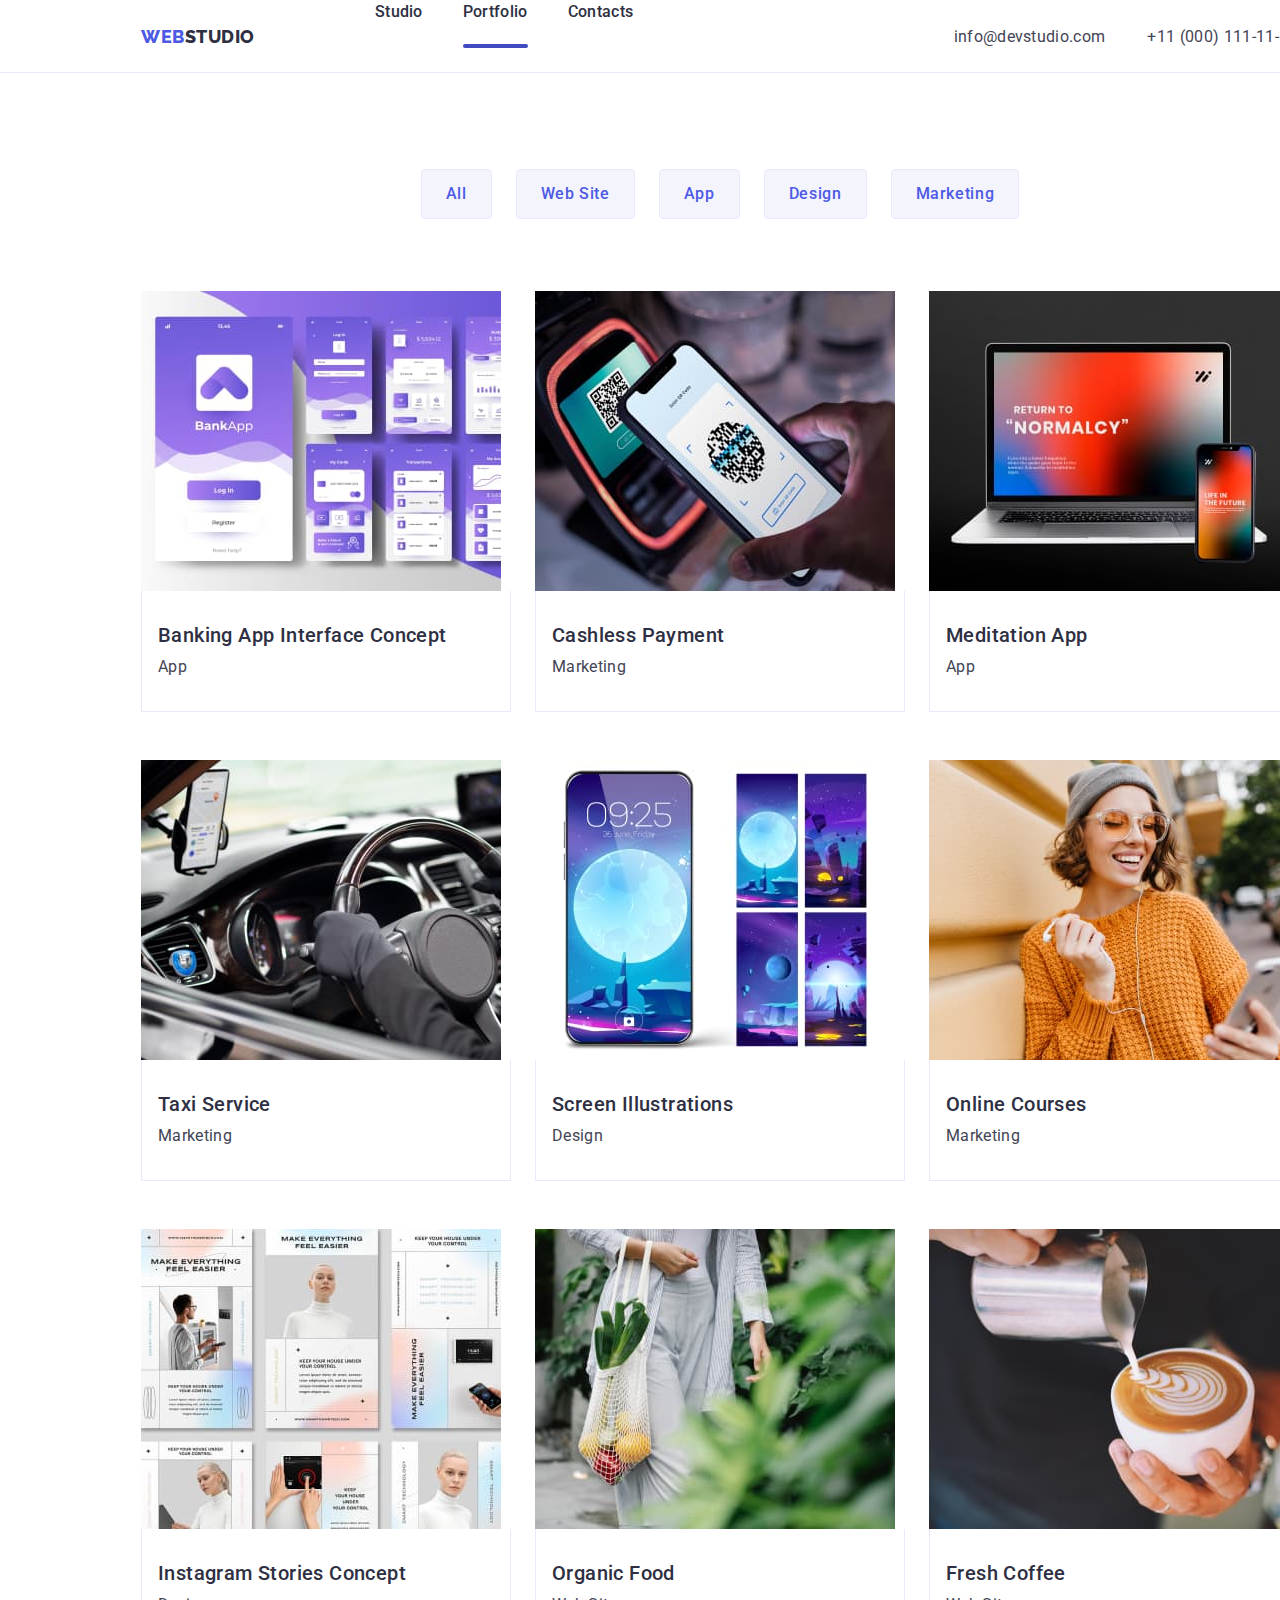
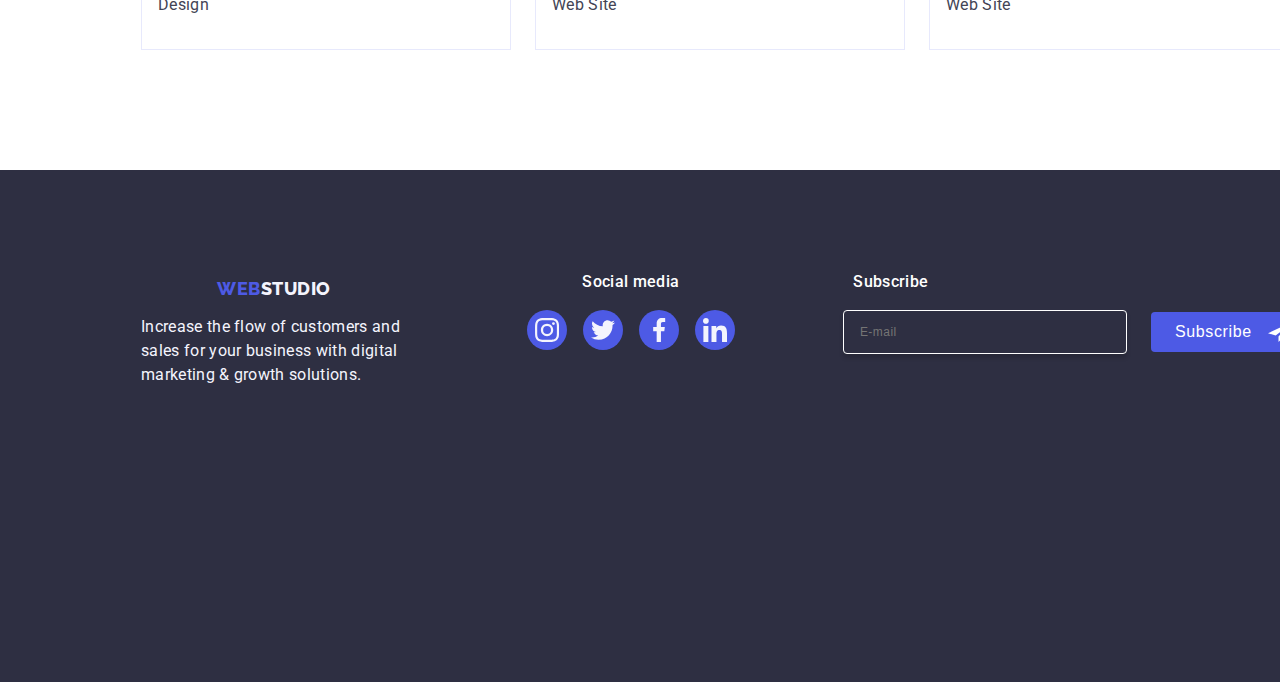
<file: portfolio.html>
<!DOCTYPE html>
<html lang="en">
  <head>
    <meta charset="UTF-8" />
    <meta http-equiv="X-UA-Compatible" content="IE=edge" />
    <meta name="viewport" content="width=device-width, initial-scale=1.0" />
    <link rel="preconnect" href="https://fonts.googleapis.com" />
    <link rel="preconnect" href="https://fonts.gstatic.com" crossorigin />
    <link
      href="https://fonts.googleapis.com/css2?family=Raleway:wght@800&family=Roboto:wght@400;500;700;900&display=swap"
      rel="stylesheet"
    />
    <link
      rel="stylesheet"
      href="https://cdnjs.cloudflare.com/ajax/libs/modern-normalize/2.0.0/modern-normalize.min.css"
      integrity="sha512-4xo8blKMVCiXpTaLzQSLSw3KFOVPWhm/TRtuPVc4WG6kUgjH6J03IBuG7JZPkcWMxJ5huwaBpOpnwYElP/m6wg=="
      crossorigin="anonymous"
      referrerpolicy="no-referrer"
    />
    <link href="css/styles.css" rel="stylesheet" />
    <title>Portfolio</title>
  </head>
  <body class="main-page">
    <header class="top-line">
      <div class="top-link-div container">
        <nav class="nav-header">
          <a class="logo-web" href="./index.html"
            >WEB<span class="logo-studio">STUDIO</span></a
          >
          <ul class="menu-nav-menu">
            <li><a class="link-menu" href="./index.html">Studio</a></li>
            <li>
              <a class="link-menu line" href="./portfolio.html">Portfolio</a>
            </li>
            <li><a class="link-menu link-last" href="#">Contacts</a></li>
          </ul>
        </nav>
        <address class="address-header">
          <ul class="menu-nav-contact">
            <li>
              <a class="link-contact" href="mailto:info@devstudio.com"
                >info@devstudio.com</a
              >
            </li>
            <li>
              <a class="link-contact" href="tel:+11(000)111-11-11"
                >+11 (000) 111-11-11</a
              >
            </li>
          </ul>
        </address>
      </div>
    </header>
    <main>
      <section class="portfolio-section">
        <div class="container">
          <h1 class="visually-hidden">random text</h1>
          <ul class="portfolio-button-list">
            <li>
              <button class="portfolio-button" type="button">All</button>
            </li>
            <li>
              <button class="portfolio-button" type="button">Web Site</button>
            </li>
            <li>
              <button class="portfolio-button" type="button">App</button>
            </li>
            <li>
              <button class="portfolio-button" type="button">Design</button>
            </li>
            <li>
              <button class="portfolio-button" type="button">Marketing</button>
            </li>
          </ul>
          <ul class="project-row">
            <li class="portfolio-card">
              <a class="portfolio-shadow" href="#">
                <div class="portflio-img-overlay">
                  <img
                    src="images/portfolio1.jpg"
                    width="360"
                    alt="Banking App Iterface Concept"
                    height="300"
                  />
                  <div class="portfolio-overlay">
                    <p class="overlay-paragraph">
                      14 Stylish and User-Friendly App Design Concepts · Task
                      Manager App · Calorie Tracker App · Exotic Fruit Ecommerce
                      App · Cloud Storage App
                    </p>
                  </div>
                </div>
                <div class="portfolio-link">
                  <h3 class="portfolio-card-header">
                    Banking App Interface Concept
                  </h3>
                  <p class="project-card-p">App</p>
                </div>
              </a>
            </li>
            <li class="portfolio-card">
              <a class="portfolio-shadow" href="#">
                <div class="portflio-img-overlay">
                  <img
                    src="images/portfolio2.jpg"
                    width="360"
                    alt="Banking App Iterface Concept"
                    height="300"
                  />
                  <div class="portfolio-overlay">
                    <p class="overlay-paragraph">
                      14 Stylish and User-Friendly App Design Concepts · Task
                      Manager App · Calorie Tracker App · Exotic Fruit Ecommerce
                      App · Cloud Storage App
                    </p>
                  </div>
                </div>
                <div class="portfolio-link">
                  <h3 class="portfolio-card-header">Cashless Payment</h3>
                  <p class="project-card-p">Marketing</p>
                </div>
              </a>
            </li>
            <li class="portfolio-card">
              <a class="portfolio-shadow" href="#">
                <div class="portflio-img-overlay">
                  <img
                    src="images/portfolio3.jpg"
                    width="360"
                    alt="Banking App Iterface Concept"
                    height="300"
                  />
                  <div class="portfolio-overlay">
                    <p class="overlay-paragraph">
                      14 Stylish and User-Friendly App Design Concepts · Task
                      Manager App · Calorie Tracker App · Exotic Fruit Ecommerce
                      App · Cloud Storage App
                    </p>
                  </div>
                </div>
                <div class="portfolio-link">
                  <h3 class="portfolio-card-header">Meditation App</h3>
                  <p class="project-card-p">App</p>
                </div>
              </a>
            </li>
            <li class="portfolio-card">
              <a class="portfolio-shadow" href="#">
                <div class="portflio-img-overlay">
                  <img
                    src="images/portfolio4.jpg"
                    width="360"
                    alt="Banking App Iterface Concept"
                    height="300"
                  />
                  <div class="portfolio-overlay">
                    <p class="overlay-paragraph">
                      14 Stylish and User-Friendly App Design Concepts · Task
                      Manager App · Calorie Tracker App · Exotic Fruit Ecommerce
                      App · Cloud Storage App
                    </p>
                  </div>
                </div>
                <div class="portfolio-link">
                  <h3 class="portfolio-card-header">Taxi Service</h3>
                  <p class="project-card-p">Marketing</p>
                </div>
              </a>
            </li>
            <li class="portfolio-card">
              <a class="portfolio-shadow" href="#">
                <div class="portflio-img-overlay">
                  <img
                    src="images/portfolio5.jpg"
                    width="360"
                    alt="Banking App Iterface Concept"
                    height="300"
                  />
                  <div class="portfolio-overlay">
                    <p class="overlay-paragraph">
                      14 Stylish and User-Friendly App Design Concepts · Task
                      Manager App · Calorie Tracker App · Exotic Fruit Ecommerce
                      App · Cloud Storage App
                    </p>
                  </div>
                </div>
                <div class="portfolio-link">
                  <h3 class="portfolio-card-header">Screen Illustrations</h3>
                  <p class="project-card-p">Design</p>
                </div>
              </a>
            </li>
            <li class="portfolio-card">
              <a class="portfolio-shadow" href="#">
                <div class="portflio-img-overlay">
                  <img
                    src="images/portfolio6.jpg"
                    width="360"
                    alt="Banking App Iterface Concept"
                    height="300"
                  />
                  <div class="portfolio-overlay">
                    <p class="overlay-paragraph">
                      14 Stylish and User-Friendly App Design Concepts · Task
                      Manager App · Calorie Tracker App · Exotic Fruit Ecommerce
                      App · Cloud Storage App
                    </p>
                  </div>
                </div>
                <div class="portfolio-link">
                  <h3 class="portfolio-card-header">Online Courses</h3>
                  <p class="project-card-p">Marketing</p>
                </div>
              </a>
            </li>
            <li class="portfolio-card">
              <a class="portfolio-shadow" href="#">
                <div class="portflio-img-overlay">
                  <img
                    src="images/portfolio7.jpg"
                    width="360"
                    alt="Banking App Iterface Concept"
                    height="300"
                  />
                  <div class="portfolio-overlay">
                    <p class="overlay-paragraph">
                      14 Stylish and User-Friendly App Design Concepts · Task
                      Manager App · Calorie Tracker App · Exotic Fruit Ecommerce
                      App · Cloud Storage App
                    </p>
                  </div>
                </div>
                <div class="portfolio-link">
                  <h3 class="portfolio-card-header">
                    Instagram Stories Concept
                  </h3>
                  <p class="project-card-p">Design</p>
                </div>
              </a>
            </li>
            <li class="portfolio-card">
              <a class="portfolio-shadow" href="#">
                <div class="portflio-img-overlay">
                  <img
                    src="images/portfolio8.jpg"
                    width="360"
                    alt="Banking App Iterface Concept"
                    height="300"
                  />
                  <div class="portfolio-overlay">
                    <p class="overlay-paragraph">
                      14 Stylish and User-Friendly App Design Concepts · Task
                      Manager App · Calorie Tracker App · Exotic Fruit Ecommerce
                      App · Cloud Storage App
                    </p>
                  </div>
                </div>
                <div class="portfolio-link">
                  <h3 class="portfolio-card-header">Organic Food</h3>
                  <p class="project-card-p">Web Site</p>
                </div>
              </a>
            </li>
            <li class="portfolio-card">
              <a class="portfolio-shadow" href="#">
                <div class="portflio-img-overlay">
                  <img
                    src="images/portfolio9.jpg"
                    width="360"
                    alt="Banking App Iterface Concept"
                    height="300"
                  />
                  <div class="portfolio-overlay">
                    <p class="overlay-paragraph">
                      14 Stylish and User-Friendly App Design Concepts · Task
                      Manager App · Calorie Tracker App · Exotic Fruit Ecommerce
                      App · Cloud Storage App
                    </p>
                  </div>
                </div>
                <div class="portfolio-link">
                  <h3 class="portfolio-card-header">Fresh Coffee</h3>
                  <p class="project-card-p">Web Site</p>
                </div>
              </a>
            </li>
          </ul>
        </div>
      </section>
    </main>
    <footer class="footer">
      <div class="container footer-wrap">
        <div class="wrap-wrap">
          <a class="logo-web-footer" href="./index.html"
            >WEB<span class="logo-studio-footer">STUDIO</span></a
          >
          <p class="footer-paragraph">
            Increase the flow of customers and sales for your business with
            digital marketing & growth solutions.
          </p>
        </div>
        <div class="social-media-footer">
          <p class="social-media-footer-paragraph">Social media</p>
          <ul class="trailing-icons-footer">
            <li class="icon-ellipse">
              <a class="team-card-icon-div-footer" href="#">
                <svg class="team-card-icon-footer">
                  <use href="./images/icons.svg#icon-instagram-2"></use>
                </svg>
              </a>
            </li>
            <li class="icon-ellipse">
              <a class="team-card-icon-div-footer" href="#">
                <svg class="team-card-icon-footer">
                  <use href="./images/icons.svg#icon-twitter-1"></use>
                </svg>
              </a>
            </li>
            <li class="icon-ellipse">
              <a class="team-card-icon-div-footer" href="#">
                <svg class="team-card-icon-footer">
                  <use href="./images/icons.svg#icon-facebook-1"></use>
                </svg>
              </a>
            </li>
            <li class="icon-ellipse">
              <a class="team-card-icon-div-footer" href="#">
                <svg class="team-card-icon-footer">
                  <use href="./images/icons.svg#icon-linkedin-1"></use>
                </svg>
              </a>
            </li>
          </ul>
        </div>
         <div class="footer-form">
          	<form class="footer-subscribe">
						
            	 <label class="footer-subscribe-lable" for="subscribe-button">
              		Subscribe
              		
                			<input id="subscribe-button" class="footer-input-subscribe"	type="email"  name="Subscribe"  placeholder="E-mail"/>                		
					 	   </label>
							<div class="to-move-button" role="group" aria-labelledby="Subscribe-wrapper">
							 <button class="footer-button-subscribe" type="submit" id="Subscribe-wrapper"> Subscribe
                	<svg class="subscribe-svg">
                    <use href="./images/icons.svg#icon-Frame-3"></use>		
                  </svg>				
               </button>
							</div>
           </form>
        </div>
      </div>
    </footer>
  </body>
</html>
</file>
<file: css/styles.css>
body {
  font-family: "Roboto";
  color: var(--text);
  font-size: 16px;
  line-height: 1.5;
  letter-spacing: 0.02em;
  background-color: var(--wite-background);
  width: 428px;
   margin: auto;
}
@media (min-width: 768px) {
  body {
    width: 768px;
    margin: auto;
      }
}
@media (min-width: 1200px) {
  body {
    width: 1440px;
    margin: auto;
      }
}

h1,
h2,
h3,
h4,
h5,
h6,
p {
  margin: 0;
}
img {
  display: block;
  max-width: 100%;
  height: auto;
}
button {
  cursor: pointer;
  border: none;
  border-radius: 4px;
}
ul,
ol {
  list-style: none;
  margin: 0;
  padding-left: 0px;
}
menu {
  list-style: none;
}
a {
  text-decoration: none;
}



:root {
  --primary-brand: #4d5ae5;
  --pressed-brand: #404bbf;
  --text: #434455;
  --dark-background: #2e2f42;
  --hero-background: #8e8f99;
  --wite-background: #fff;
  --light-background: #f4f4fd;
  --accent: #e7e9fc;
  --success: #31d0aa;
  --dairy: #fcfcfc;
}
.container  {
  width: 428px;
    padding: 0 16px;
    margin: 0 auto;
    overflow-x: hidden;
}
@media (min-width: 768px) {
  .container {
    width: 768px;
  }
}
@media (min-width: 1200px) {
  .container {
    width: 1158px;
    padding: 0 15px;
    margin: 0 auto;
  }
}

.section {
  padding-top: 120px;
  padding-bottom: 120px;
}

ul {
  list-style: none;
  margin: 0;
  padding: 0;
}
.logo-web {
  color: #4d5ae5;
  font-family: "Raleway";
  font-size: 18px;
  font-weight: 800;
  line-height: 21px;
  letter-spacing: 0.03em;
  text-align: left;
  display: inline-flex;
  align-items: center;
  flex-shrink: 0;
  margin-right: 76px;
}

@media (min-width: 768px) {
  .logo-web {
    margin-right: 120px;
  }
}

.logo-studio {
  color: #2e2f42;
}
.menu-nav-menu {
  display: none;
  margin: 0;
  padding: 24px 0;
  gap: 40px;
}
@media (min-width: 768px) {
  .menu-nav-menu {
    margin: 0;
    padding: 24px 0;
    gap: 40px;
    display:flex;
    height: 72px;
  }
}
      
.menu-nav-hamburger {
    display: inline-flex;
  	flex-Direction: column;
  	align-Items: flex-start;
  	margin-top:48px;
    height: 200px;
    margin-bottom: 284px;
    }
.menu-nav-hamburger a:visited {
      color: #2E2F42;
    }

.menu-nav-hamburger a:visited:hover, 
.menu-nav-hamburger a:visited:focus{
  color: var(--pressed-brand);
 
}

.hamburger-menu-contacts {  
  	color:  #2E2F42;
  	font-Family: Roboto;
  	font-Size: 36px;
  	font-Style: normal;
  	font-Weight: 700;
  	line-Height: 40px;
  	letter-Spacing: 0.72px;
  	text-Transform: capitalize;
    margin-bottom: 40px;
}
.hamburger-contacts {
  margin-top:284px ;
}
.hamburger-phone {
   	color:  #4D5AE5;
  	font-Family: Roboto;
  	font-Size: 36px;
  	font-Style: normal;
  	font-Weight: 700;
  	line-Height: 40px;
  	letter-Spacing: 0.72px;
  	text-Transform: capitalize;
    text-align: center;
}
.hamburger-trailing-wrap {
  margin-top: 48px;
  display: flex;
  gap: 56px;
}
.address-header {
  margin-top: 14px;
}
@media (min-width: 1200px) {
  .address-header {
    margin-left: auto;
    
  }
}
.hamburger-email {
    	color:#434455;
  	font-Family: Roboto;
  	font-Size: 20px;
  	font-Style: normal;
  	font-Weight: 500;
  	line-Height: 24px;
  	letter-Spacing: 0.4px;
}
.hamburger-email-li {
  margin-top: 40px;
}
    .modal-close-hamburger {
      width: 24px;
      height: 24px;
      border-radius: 50%;
      position: absolute;
      top: 10px;
      right: 10px;
      background-color: var(--accent, #e7e9fc);
      stroke-width: 1px;
      stroke: rgba(0, 0, 0, 0.1);
      margin: 8px;
      padding: 8px;
    }
.hamburger {
  width: 32px;
  height: 22px;
  stroke: #2E2F42;
  	}
.hamburger-menu {
  position: fixed;
  top: 0;
  left: 0;
  width: 100vw;
  height: 100vh;
  padding: 32px;
  background-color: #FFF;
  z-index: 999;
  transform: translateX(100%);
  transition: transform 250ms ease-in-out;
}
@media (min-width: 1200px) {
  .hamburger-menu {
    display: none;
  }
}
.hamburger-menu.is-open {
  transform: translateX(0);
}
.link-menu {
  padding: 24px 0;
}
.menu-nav-menu .link-menu {
  color: #2e2f42;
  font-weight: 500;
}

.menu-nav-contact .link-contact {
  color: #434455;
  font-weight: 400;
  font-style: normal;
}
@media (min-width: 768px) {
  .link-contact {
      width: 118px;
      height: 14px;
      flex-Shrink: 0;
      color: #434455;
      font-Family: Roboto;
      font-Size: 12px;
      font-Style: normal;
      font-Weight: 400;
      line-Height: 14px;
      letter-Spacing: 0.48px;
    }
}
@media (min-width: 1200px) {
  .link-contact {
      display: flex;
      width: 153px;
      height: 24px;
      justify-Content: center;
      align-Items: center;
      flex-Shrink: 0;
      font-family: "Roboto";
      color: var(--text);
      font-size: 16px;
      line-height: 1.5;
      letter-spacing: 0.02em;
      }
}
.link-last {
  margin-right: 0;
}
.menu-nav-contact {
    gap: 40px;
    display: none;
}
@media (min-width: 1200px){
  .menu-nav-contact {
    display: flex;
    gap: 40px;
    flex-direction: unset;
    margin-bottom: 13px;
  }
}
@media (min-width: 768px) and (max-width:1199px) {
  .menu-nav-contact {
    flex-direction: column;
    gap: 0;
    margin-top: 16px;
    display: unset;
  }
}
@media (min-width: 1200px) {
  .section-one{
    display: flex;
    gap: 24px;
    flex-shrink: 0;
    justify-content:center;
  }
}
@media (min-width: 1200px) {
  .section-one-feature {
    width: calc((100% - 72px) / 4);
  }
}
.menu-nav-contact-show {
  display: unset;
  gap: 40px;
}
@media (min-width: 768px) {
  .menu-nav-contact-show {
    flex-direction: column;
    gap: 0;
    margin-top: 16px;
    display: none;
  }
}


.menu-nav-menu .link-menu:hover,
.menu-nav-menu .link-menu:focus {
  color: #404bbf;
  transition-duration: 250ms;
  transition-timing-function: linear;
  transition: (0.4, 0, 0.2, 1);
}
.menu-nav-contact .link-contact:hover,
.menu-nav-contact .link-contact:focus {
  color: #404bbf;
  transition-duration: 250ms;
  transition-timing-function: linear;
  transition: (0.4, 0, 0.2, 1);
}
.visually-hidden {
  position: absolute;
  width: 1px;
  height: 1px;
  padding: 0;
  margin: -1px;
  overflow: hidden;
  clip: rect(0, 0, 0, 0);
  white-space: nowrap;
  border: 0;
}
.hero-image {
  background-color: #2e2f42;
  padding: 112px 0;
  background: linear-gradient(rgba(46, 47, 66, 0.8), rgba(46, 47, 66, 0.8)),
    url(../images/studio-background.jpg);
  background-repeat: no-repeat;
  background-position: center;
  background-size: cover;
  max-width: 480px;
  height: 432px;
  margin: 0 auto;
}
@media (min-width: 768px) {
  .hero-image {
     height: 436px;
     background-color: #2e2f42;
     padding: 112px 0;
     background: linear-gradient(rgba(46, 47, 66, 0.8), rgba(46, 47, 66, 0.8)),
     url(../images/studio-background.jpg);
     background-repeat: no-repeat;
     background-position: center;
     background-size: cover;
     max-width: 100em;
     height: 432px;
     margin: 0 auto;
  }
}
@media (min-device-pixel-ratio: 2),
  (-webkit-min-device-pixel-ratio: 2),
  (min-resolution: 192dpi),
  (min-resolution: 2dppx) {
  .hero-image {
    background-image: url(../images/studio-backgroundx2.jpg);
  }
}
@media (min-width: 1200px) {
  .hero-image {
    height: 600px;
    padding: 188px 0;
  }
}


.section-title {
  width: 320px;
  color: var(--white, #FFF);
  text-Align: center;
  font-Family: Roboto;
  font-Size: 36px;
  font-Style: normal;
  font-Weight: 700;
  line-Height: 40px;
  letter-Spacing: 0.72px;
  text-Transform: capitalize; 
  margin: auto 38px 72px 38px;
}
@media (min-width: 768px) {
  .section-title {
     width: 496px;
      color: #FFF;
      text-Align: center;
      font-Family: Roboto;
      font-Size: 56px;
      font-Style: normal;
      font-Weight: 700;
      line-Height: 60px;
      letter-Spacing: 1.12px;
      margin: auto 136px 36px 136px;
    }
}
@media (min-width: 1200px) {
  .section-title {
    margin: 0 auto;
    margin-bottom: 48px;
    
  }
}

.order-button {
  color: #ffffff;
  border-radius: 4px;
  box-shadow: 0px 4px 4px 0px rgba(0, 0, 0, 0.15);
  cursor: pointer;
  font-family: Roboto;
  font-size: 16px;
  font-style: normal;
  font-weight: 500;
  line-height: 24px;
  letter-spacing: 0.64px;
  border-radius: 4px;
  background: var(--iris, #4d5ae5);
  display: inline-flex;
  padding: 16px 32px;
  display: block;
  margin: 0 auto;
  min-width: 169px;
  height: 56px;
  border: none;
}
.order-button:hover,
.order-button:focus {
  background: #404bbf;
  transition-duration: 250ms;
  transition-timing-function: linear;
  transition: (0.4, 0, 0.2, 1);
}
.section-one-feature {
  width: auto;
}
@media (min-width: 768px) {
  .section-one-feature {
    width: 356px;
  height: 120px;
}
  }

.section-one {
  display: inline-flex;
  flex-Direction: column;
  align-Items: flex-start;
  gap: 72px; 
  width: auto;
  height: auto;
} 
@media (min-width: 768px) {
  .section-one {
  display: inline-flex;
  flex-wrap: wrap;
  align-Items: flex-start;
  gap: 72px;
  width: auto;
  height: auto;
  row-gap: 72px;
  column-gap: 24px;
  flex-direction: unset;
  }
}
@media (min-width: 1200px) {
  .section-one-feature {
  height: auto;
  width: calc((100% - 72px) / 4);
  }
}
@media (min-width: 1200px) {
  .section-one {
    display: flex;
    gap: 24px;
    flex-shrink: 0;
    justify-content: center;
  }
}

.section-one-featur-last {
  margin-right: 0;
}
.section-subtitle {
  color: var(--dark-background);
  align-Self: "stretch";
  text-Align: center;
  font-Family: Roboto;
  font-Size: 36px;
  font-Style:normal;
  font-Weight: 700;
  line-Height: 40px ;
  letter-Spacing: 0.72px;
  text-Transform: capitalize; 
  margin-bottom: 8px;
}
@media (min-width: 1200px) {
  .section-subtitle {
    color: var(--dark-background);
    font-size: 20px;
    font-style: normal;
    font-weight: 500;
    line-height: 24px;
    letter-spacing: 0.4px;
    margin-bottom: 8px;
    text-align: start;
  }
}
@media (min-width: 768px) and (max-width: 1199px) {
  .section-subtitle {
    text-Align: left;
      width: 264px;
      color: #2E2F42;
      font-Family: Roboto;
      font-Size: 36px;
      font-Style: normal;
      font-Weight: 700;
      line-Height: 40px;
      letter-Spacing: 0.72px;
      text-Transform: capitalize;
    }
}

.section-paragraph {
  font-family: Roboto;
  font-size: 16px;
  font-style: normal;
  font-weight: 400;
  line-height: 24px;
  letter-spacing: 0.32px;
  text-align: center;
  margin-bottom: 8px;
}
.section-two-paragraph {
  font-family: Roboto;
  font-size: 16px;
  font-style: normal;
  font-weight: 500;
  line-height: 24px;
  letter-spacing: 0.32px;
}
@media (min-width: 768px) {
  .section-two-paragraph {
    align-Self: stretch;
  color: #434455;
  font-Family: Roboto;
  font-Size: 16px;
  font-Style: normal;
  font-Weight: 500;
  line-Height: 24px;
  letter-Spacing: 0.32px;
  }
}
@media (min-width: 1200px) {
  .section-two-paragraph{
  font-family: Roboto;
  font-size: 16px;
  font-style: normal;
  font-weight: 400;
  line-height: 24px;
  letter-spacing: 0.32px;
  }
}
@media (min-width: 1200px) {
  .section-feature {
    padding-top: 0;
  }
}
@media (min-width: 400px) and (max-width: 1199px) {
.section-feature {
  display: none;
  }
  }
.team-header {
  font-size: 36px;
  font-weight: 700;
  line-height: 40px;
  letter-spacing: 0.72px;
  text-align: center;
  margin-bottom: 72px;
  color: #2E2F42;
}

.section-two-list {
  width: calc((100% - 48px) / 3);
}
.section-three-ul-last {
  margin-right: 0;
}

.team-card {
  border-radius: 0px 0px 4px 4px;
  background: var(--white, #fff);
  box-shadow: 0px 2px 1px 0px rgba(46, 47, 66, 0.08),
    0px 1px 1px 0px rgba(46, 47, 66, 0.16),
    0px 1px 6px 0px rgba(46, 47, 66, 0.08);
    width: 100%;
}
@media (min-width: 768px) {
  .team-card {
    width: 264px;
  }
}


.team-card-last {
  margin-right: 0;
}
.team-card-text {
  padding: 32px 16px;
}
.team-cards-row {
  display: inline-flex;
  flex-Direction: column;
  align-Items: center;
  gap: 72px;
  margin: auto 58px;
}
@media (min-width: 768px) {
  .team-cards-row {
  display: inline-flex;
  flex-wrap: wrap;
  row-gap: 64px;
  column-gap: 24px; 
  margin: auto 92px auto 92px;
  flex-direction: unset;
  }
}
@media (min-width: 1200px) {
  .team-cards-row {
  display: flex;
  justify-content: center;
  padding-bottom: 0px;
  gap: 24px;
  flex-wrap: unset;
  }
}

.section-two-img {
  display: flex;
  gap: 24px;
}

.footer {
  background-color: #2e2f42;
  padding: 100px 0;
  height: 644px;
}
@media (min-width: 768px) {
  .footer { height: 456px;

  }
}
@media (min-width: 1200px) {
  .footer {
    height: 312px;
  }
}

.logo-web-footer {
  color: #4d5ae5;
  font-family: "Raleway";
  font-size: 18px;
  font-weight: 800;
  line-height: 21px;
  letter-spacing: 0.03em;
  display: inline-block;
  margin: auto 76px 16px 76px;
}

.logo-studio-footer {
  color: #f4f4fd;
}
.footer-paragraph {
  color: var(--light-background);
  font-size: 16px;
  font-style: normal;
  font-weight: 400;
  line-height: 24px;
  letter-spacing: 0.32px;
  max-width: 264px; 
}
.section-four {
  background-color: var(--light-background);
  height: 2232px;
}
@media (min-width: 768px) {
  .section-four {
    height: 1224px;
  }
}
@media (min-width: 1200px) {
  .section-four {
    height: 780px;
  }
}

.team-name {
  font-size: 20px;
  font-style: normal;
  font-weight: 500;
  line-height: 24px;
  letter-spacing: 0.4px;
  text-align: center;
  margin-bottom: 8px;
}
.portfolio-button {
  display: flex;
  padding: 12px 24px;
  justify-content: center;
  align-items: center;
  border-radius: 4px;
  border: 1px solid #e7e9fc;
  background: #f4f4fd;
  color: var(--primary-brand);
  text-align: center;
  font-family: Roboto;
  font-size: 16px;
  font-style: normal;
  font-weight: 500;
  line-height: 24px;
  letter-spacing: 0.64px;
  cursor: pointer;
}
.portfolio-button:hover,
.portfolio-button:focus {
  background: var(--pressed-brand);
  color: var(--wite-background);
  border: 1px solid transparent;
  box-shadow: 0px 2px 2px 0px rgba(0, 0, 0, 0.12),
    0px 2px 1px 0px rgba(0, 0, 0, 0.08), 0px 3px 1px 0px rgba(0, 0, 0, 0.1);
  transition-duration: 250ms;
  transition-timing-function: linear;
  transition: (0.4, 0, 0.2, 1);
}
.portfolio-card-header {
  font-size: 20px;
  font-style: normal;
  font-weight: 500;
  line-height: 24px;
  letter-spacing: 0.4px;
  color: var(--dark-background);
  margin-bottom: 8px;
}
.project-card-p {
  font-size: 16px;
  font-style: normal;
  font-weight: 400;
  line-height: 24px;
  letter-spacing: 0.32px;
  color: var(--text);
}
.top-line {
  border-bottom: 1px solid var(--accent, #e7e9fc);
}

.hamburger {
  
  background-color: transparent;
}
@media (min-width: 768px) {
  .hamburger {
    display: none;
  }
}

.nav-header {
  display: flex;
  align-items: center;
}
.top-link-div {
  padding-top: 24px;
  padding-bottom: 24px;
  display: grid;
  grid-template-columns: 1fr auto;
  height: 70px;
}
@media (min-width: 768px) {
  .top-link-div {
    padding-top: 0;
    padding-bottom: 0;
    height: 72px;
    }
}
@media (min-width: 1200px) {
  .top-link-div{
    display: flex;
    align-items: center;
    }
}

.top-line-portfolio {
  display: flex;
  justify-content: center;
  flex-shrink: 0;
  border-bottom: 1px solid var(--accent, #e7e9fc);
  background: var(--wite-background, #fff);
}
.portfolio-button-list {
  display: flex;
  gap: 24px;
  justify-content: center;
  margin-bottom: 72px;
}
.portfolio-card {
  width: calc((100% - 48px) / 3);
}
.project-row {
  display: flex;
  column-gap: 24px;
  flex-wrap: wrap;
  row-gap: 48px;
}
.portfolio-section {
  padding-top: 96px;
  padding-bottom: 120px;
}
.portfolio-link {
  padding: 32px 16px;
  border: 1px solid var(--accent, #e7e9fc);
  border-top: none;
}
.section-one-icon-svg {
  border-radius: 4px;
  background: var(--cloud, #f4f4fd);
  display: flex;
  justify-content: center;
  margin-bottom: 8px;
  align-items: center;
  height: 120px;
  display: none;
}
@media (min-width: 1200px) {
  .section-one-icon-svg {
  display: unset;
  border-radius: 4px;
  background: var(--cloud, #f4f4fd);
  display: flex;
  justify-content: center;
  margin-bottom: 8px;
  align-items: center;
  height: 120px;
  }
}
.trailing-icons {
  display: flex;
  gap: 24px;
}
.icon-ellipse {
  width: 40px;
  height: 40px;
}
.team-card-icon-div:hover,
.team-card-icon-div:focus {
  background-color: var(--pressed-brand, #404bbf);
  transition-duration: 250ms;
  transition-timing-function: linear;
  transition: (0.4, 0, 0.2, 1);
}
.team-card-icon-div {
  display: flex;
  justify-content: center;
  align-items: center;
  background: var(--primary-brand, #4d5ae5);
  width: 100%;
  height: 100%;
  border-radius: 50%;
  fill: var(--light-background);
}
.team-card-icon {
  width: 16px;
  height: 16px;
}
.team-card-icon-footer {
  width: 24px;
  height: 24px;
}
.trailing-clients {
  display: flex;
  column-gap: 16px;
  flex-wrap: wrap;
  row-gap: 72px;
  justify-content: center;
}
@media (min-width: 768px) {
  .trailing-clients {
    column-gap: 24px;
  }
}
@media (min-width: 1200px) {
  .trailing-clients {
    column-gap: 24px;
    flex-wrap: unset;
    row-gap: 70;
    justify-content: unset;
    display: flex;
  }
}
@media (min-width: 768px) {
  .footer-form {
    display: flex;
    align-items: center;
  }
}
.rectangle {
  width: 190px;
  height: 88px;
}
.client-svg {
  width: 104px;
  height: 56px;
  fill: currentColor;
}
.client-logo-div {
  display: flex;
  justify-content: center;
  border-radius: 4px;
  border: 1px solid currentColor;
  width: 100%;
  height: 100%;
  align-items: center;
  color: var(--hero-background, #8e8f99);
}
.client-logo-div:hover,
.client-logo-div:focus {
  color: var(--pressed-brand, #404bbf);
  transition-duration: 250ms;
  transition-timing-function: linear;
  transition: (0.4, 0, 0.2, 1);
}
.social-media-footer-paragraph {
  color: var(--white, #fff);
  font-family: Roboto;
  font-size: 16px;
  font-style: normal;
  font-weight: 500;
  line-height: 24px;
  letter-spacing: 0.32px;
  margin-bottom: 16px;
  text-align: center;
}

.trailing-icons-footer {
  display: flex;
  justify-content: center;
  align-items: center;
  gap: 16px;
}
.portfolio-shadow:hover,
.portfolio-shadow:focus {
  box-shadow: 0px 2px 1px 0px rgba(46, 47, 66, 0.08),
    0px 1px 1px 0px rgba(46, 47, 66, 0.16),
    0px 1px 6px 0px rgba(46, 47, 66, 0.08);
  transition-duration: 250ms;
  transition-timing-function: linear;
  transition: (0.4, 0, 0.2, 1);
}
.footer-wrap {
  display: inline-flex;
  flex-Direction: column;
  align-Items: flex-start;
}
@media (min-width: 1200px) {
  .footer-wrap {
    display: flex;
    align-items: baseline;
    flex-direction: unset;
  }
}
@media (min-width: 768px) and (max-width: 1199px) {
  .footer-wrap {
    display: inline-flex;
    flex-wrap: wrap;
    flex-direction: unset;
  }
}
  .wrap-wrap {
    display: flex;
    flex-direction: column;
    margin: auto 64px 72px 64px;
  }
  @media (min-width: 768px) and (max-width: 1199px) {
    .wrap-wrap {
      margin: auto 24px 72px 108px;
    }
  }
  @media (min-width: 1200px) {
    .wrap-wrap {
      display: unset;
      flex-direction: unset;
      margin: auto;
    }
  }

.social-media-footer {
  margin: auto 94px 72px 94px;
}
@media (min-width: 768px) { 
  .social-media-footer {
    margin: 0;
  }
  @media (min-width: 1200px) {
    .social-media-footer {
      margin-left: 120px;
    }
  }
}
.team-card-icon-div-footer:hover,
.team-card-icon-div-footer:focus {
  background-color: var(--success, #31d0aa);
  transition-duration: 250ms;
  transition-timing-function: linear;
  transition: (0.4, 0, 0.2, 1);
}
.team-card-icon-div-footer {
  display: flex;
  justify-content: center;
  align-items: center;
  background: var(--primary-brand, #4d5ae5);
  width: 40px;
  height: 40px;
  border-radius: 50%;
  fill: var(--light-background);
}
.portfolio-shadow {
  display: block;
}
.is-hidden {
  pointer-events: none;
  visibility: hidden;
  opacity: 0;
}
.modal {
  width: 408px;
  height: 584px;
  border-radius: 4px;
  background: var(--dairy, #fcfcfc);
  box-shadow: 0px 2px 1px 0px rgba(0, 0, 0, 0.2),
    0px 1px 3px 0px rgba(0, 0, 0, 0.12), 0px 1px 1px 0px rgba(0, 0, 0, 0.14);
  position: absolute;
  top: 50%;
  left: 50%;
  transform: translate(-50%, -50%);
  position: fixed;
}

.backdrop {
  background: linear-gradient(rgba(46, 47, 66, 0.4), rgba(46, 47, 66, 0.4));
  width: 100%;
  height: 100%;
  position: absolute;
  top: 50%;
  left: 50%;
  transform: translate(-50%, -50%);
  position: fixed;
  transition: opacity 1s ease;
  transition: 1s ease-out;
}
.modal-close {
  width: 24px;
  height: 24px;
  border-radius: 50%;
  position: absolute;
  top: 10px;
  right: 10px;
  background-color: var(--accent, #e7e9fc);
  stroke-width: 1px;
  stroke: rgba(0, 0, 0, 0.1);
  margin: 8px;
  padding: 8px;
}
.modal-close:hover,
.modal-close:focus {
  background-color: var(--pressed-brand, #404bbf);
  transition-duration: 250ms;
  transition-timing-function: linear;
  transition: (0.4, 0, 0.2, 1);
}
.modal-close-button {
  fill: var(--dark-background, #2e2f42);
  position: relative;
  inset: -5px 0 0 -5px;
  z-index: 1;
  margin: 5px;
}
.modal-close-button:hover,
.modal-close-button:focus {
  fill: #fff;
  transition-duration: 250ms;
  transition-timing-function: linear;
  transition: (0.4, 0, 0.2, 1);
}
.line::after {
  content: "";
  width: 100%;
  height: 4px;
  display: block;
  background-color: var(--pressed-brand, #404bbf);
  position: relative;
  top: 25px;
  border-radius: 2px;
}
@media (min-width: 768px) {
  .line::after {
    top: 20px
  }
}
.portfolio-overlay {
  position: absolute;
  top: 0;
  left: 0;
  width: 100%;
  height: 100%;
  background-color: var(--primary-brand, #4d5ae5);
  transform: translatey(100%);
  transition: transform 250ms ease-in-out;
}
.portflio-img-overlay:hover .portfolio-overlay {
  transform: translatey(0);
  transition-duration: 250ms;
  transition-timing-function: linear;
  transition: (0.4, 0, 0.2, 1);
}
.portflio-img-overlay {
  position: relative;
  overflow: hidden;
}
.portfolio-card:hover .portfolio-overlay {
  transform: translatey(0);
  transition-duration: 250ms;
  transition-timing-function: linear;
  transition: (0.4, 0, 0.2, 1);
}
.overlay-paragraph {
  color: var(--light-background, #f4f4fd);
  font-weight: 400;
  line-height: 24px;
  letter-spacing: 0.32px;
  text-align: left;
  display: flex;
  padding-left: 32px;
  padding-right: 32px;
  margin-top: 40px;
}

@media (min-width: 768px){
.subscribe-span {

  }
}
.footer-subscribe-lable {
  color: var(--wite-background, #fff);
  font-size: 16px;
  font-style: normal;
  font-weight: 500;
  line-height: 24px;
  letter-spacing: 0.32px;
  margin-bottom: 16px;
  text-align: center;
}
@media (min-width: 768px) {
  .footer-subscribe-lable {
  display: flex;
  flex-direction: column;
  margin-bottom: 40px;
  }
}

.footer-input-subscribe {
  width: 398px;
  height: 40px;
  flex-shrink: 0;
  border-radius: 4px;
  border: 1px solid var(--wite-background, #fff);
  box-shadow: 0px 4px 4px 0px rgba(0, 0, 0, 0.15);
  margin-top: 16px;
  background-color: #2e2f42;
  color: #fff;
  font-size: 12px;
  font-style: normal;
  font-weight: 400;
  line-height: 24px;
  letter-spacing: 0.48px;
  padding-left: 16px;
}
@media (min-width: 768px) {
  .footer-input-subscribe {
    width: 264px;
    margin-left: 108px;
    margin-right: 24px;
    margin-right: -80px;
  }
}
@media (min-width: 768px) {
.to-move-button {
  margin-left: 104px;
}
  
}

.footer-button-subscribe {
  display: inline-flex;
  padding: 8px 24px;
  justify-content: center;
  align-items: center;
  gap: 16px;
  border-radius: 4px;
  background: var(--primary-brand, #4d5ae5);
  width: 165px;
  height: 40px;
  color: var(--wite-background, #fff);
  text-align: center;
  font-size: 16px;
  font-style: normal;
  font-weight: 500;
  line-height: 24px;
  letter-spacing: 0.64px;
}
.footer-button-subscribe:hover {
  background-color: var(--pressed-brand, #404bbf);
  transition-duration: 250ms;
  transition-timing-function: linear;
  transition: (0.4, 0, 0.2, 1);
}
.subscribe-svg {
  height: 24px;
  width: 24px;
}
.modal-form-wrapper {
  margin-left: 24px;
  margin-right: 24px;
}
.modal-form {
  display: flex;
  flex-direction: column;
  align-items: center;
}
.modal-form-input-wrapper {
  display: flex;
  flex-direction: column;
  align-items: flex-start;
  position: relative;
  border: none;
}
.modal-paragraph {
  width: 360px;
  color: var(--dark-background, #2e2f42);
  text-align: center;
  font-family: Roboto;
  font-size: 16px;
  font-style: normal;
  font-weight: 500;
  line-height: 24px;
  letter-spacing: 0.32px;
  margin-top: 72px;
  margin-bottom: 16px;
}
.form-name {
  margin-bottom: 0;
}
.form-input {
  width: 360px;
  height: 40px;
  resize: none;
  padding-left: 38px;
  width: 360px;
  height: 40px;
  flex-shrink: 0;
  
  border-radius: 4px;
  border: 1px solid var(--navyblue-modal, rgba(46, 47, 66, 0.4));
}
.form-input::placeholder {
  color: #2E2F4266
}
.form-input:focus {
  border: 1px solid var(--iris, #4d5ae5);
  transition-duration: 250ms;
  transition-timing-function: linear;
  transition: (0.4, 0, 0.2, 1);
  outline: none;
}
.form-input:focus ~ .modal-name-icon {
  transition-duration: 250ms;
  transition-timing-function: linear;
  transition: (0.4, 0, 0.2, 1);
  fill: var(--iris, #4d5ae5);
}
.form-phone {
  margin-bottom: 0;
}
.form-input:focus ~ .modal-phone-icon {
  fill: var(--iris, #4d5ae5);
  transition-duration: 250ms;
  transition-timing-function: linear;
  transition: (0.4, 0, 0.2, 1);
}
.form-email {
  margin-bottom: 0;
}
.form-input:focus ~ .modal-email-icon {
  transition-duration: 250ms;
  transition-timing-function: linear;
  transition: (0.4, 0, 0.2, 1);
  fill: var(--iris, #4d5ae5);
}
.form-text-area {
  margin-bottom: 16px;
}
.form-policy-paragraph {
  font-size: 12px;
  font-style: normal;
  font-weight: 400;
  line-height: 16px;
  letter-spacing: 0.48px;
  margin-left: 8px;
  color: var(--hero-background);
}
.form-policy-paragraph-line {
  display: flex;
  align-items: center;
}
.form-button {
  padding: 16px 32px;
  gap: 10px;
  border-radius: 4px;
  background: var(--primary-brand, #4d5ae5);
  box-shadow: 0px 4px 4px 0px rgba(0, 0, 0, 0.15);
  width: 169px;
  height: 56px;
  margin-left: 95px;
  margin-right: 116px;
  margin-top: 24px;
}
.form-button:hover {
  background-color: var(--pressed-brand, #404bbf);
  transition-duration: 250ms;
  transition-timing-function: linear;
  transition: (0.4, 0, 0.2, 1);
}
.modal-name-icon {
  position: absolute;
  inset: 145px 0 0 16px;
}


.form-input-comment {
  height: 120px;
  padding-left: 16px;
  padding-top: 8px;
  
  font-family: Roboto;
  font-size: 12px;
  font-style: normal;
  font-weight: 400;
  line-height: 14px;
  letter-spacing: 0.48px;
}
.lable {
  margin-bottom: 4px;
  color: var(--hero-background);
  font-family: Roboto;
  font-size: 12px;
  font-style: normal;
  font-weight: 400;
  line-height: 14px;
  letter-spacing: 0.48px;
}
.modal-phone-icon {
  position: absolute;
  inset: 210px 0 0 16px;
}

.modal-email-icon {
  position: absolute;
  inset: 272px 0 0 16px;
}
.checkbox-hidden {
  position: relative;
  width: 16px;
  height: 16px;
  border: 1px solid var(--hero-background);
  border-radius: 4px;
  inset: 0 0 0 -343px;
}
.checkbox {
  width: 16px;
  height: 16px;
  appearance: none;
  padding: 0;
  margin: 0;
  opacity: 0;
  position: relative;
  z-index: 1;
  cursor: pointer;
}
.icon {
  opacity: 0;
  top: -1px;
  left: -1px;
  width: 16px;
  height: 16px;
  position: absolute;
}
.modal .checkbox:checked + svg {
  opacity: 1;
}
.icon {
  width: 16px;
  height: 16px;
  fill: none;
  stroke-width: 1px;
}
.private-policy {
  width: 338px;
  flex-shrink: 0;
  color: var(--iris, #4d5ae5);
  font-family: Roboto;
  font-size: 12px;
  font-style: normal;
  font-weight: 400;
  line-height: 16px;
  letter-spacing: 0.48px;
  text-decoration-line: underline;
}
.send-button {
  width: 105px;
  color: var(--white, #fff);
  text-align: center;
  font-family: Roboto;
  font-size: 16px;
  font-style: normal;
  font-weight: 500;
  line-height: 24px;
  letter-spacing: 0.64px;
}
.footer-subscribe{
    display: flex;
    align-items: center;
    flex-direction: column;
    width: auto;
}
@media (min-width: 768px) {
  .footer-subscribe {
    flex-direction: unset;
  }
}
</file>
